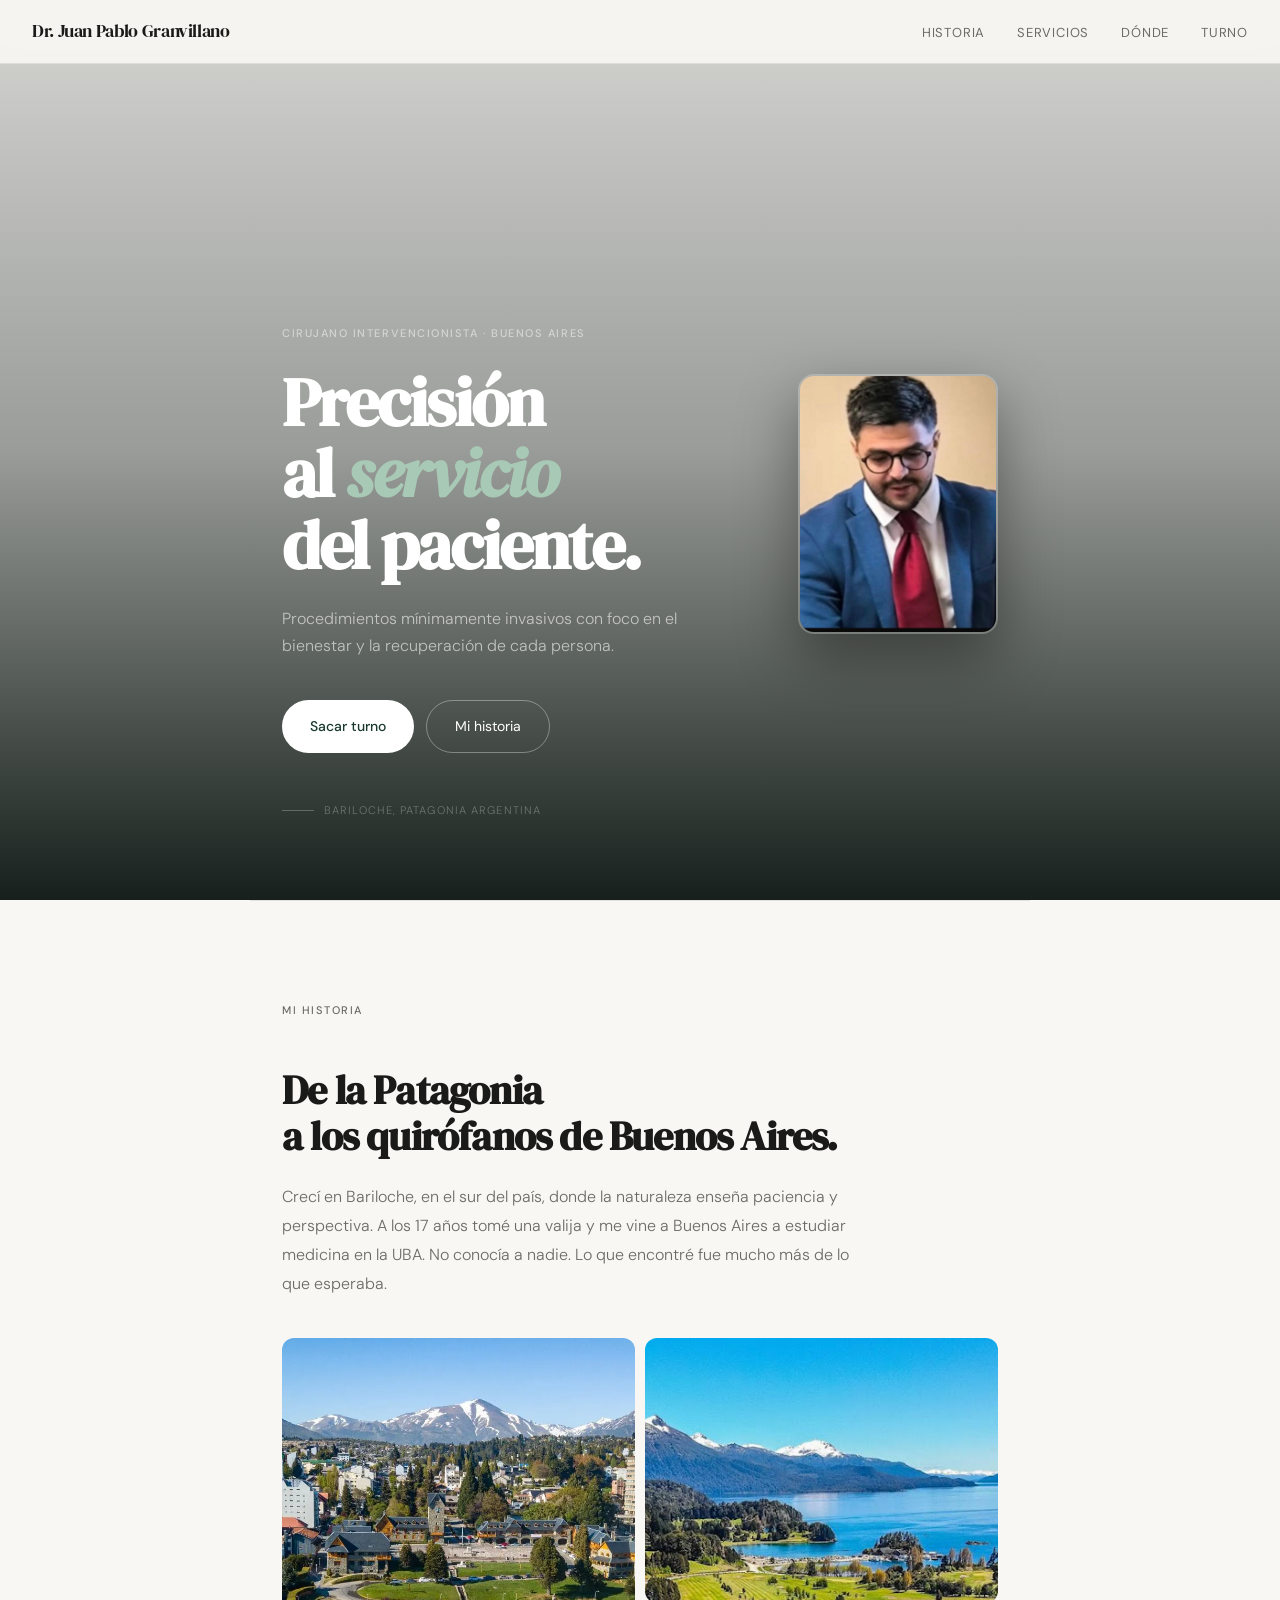
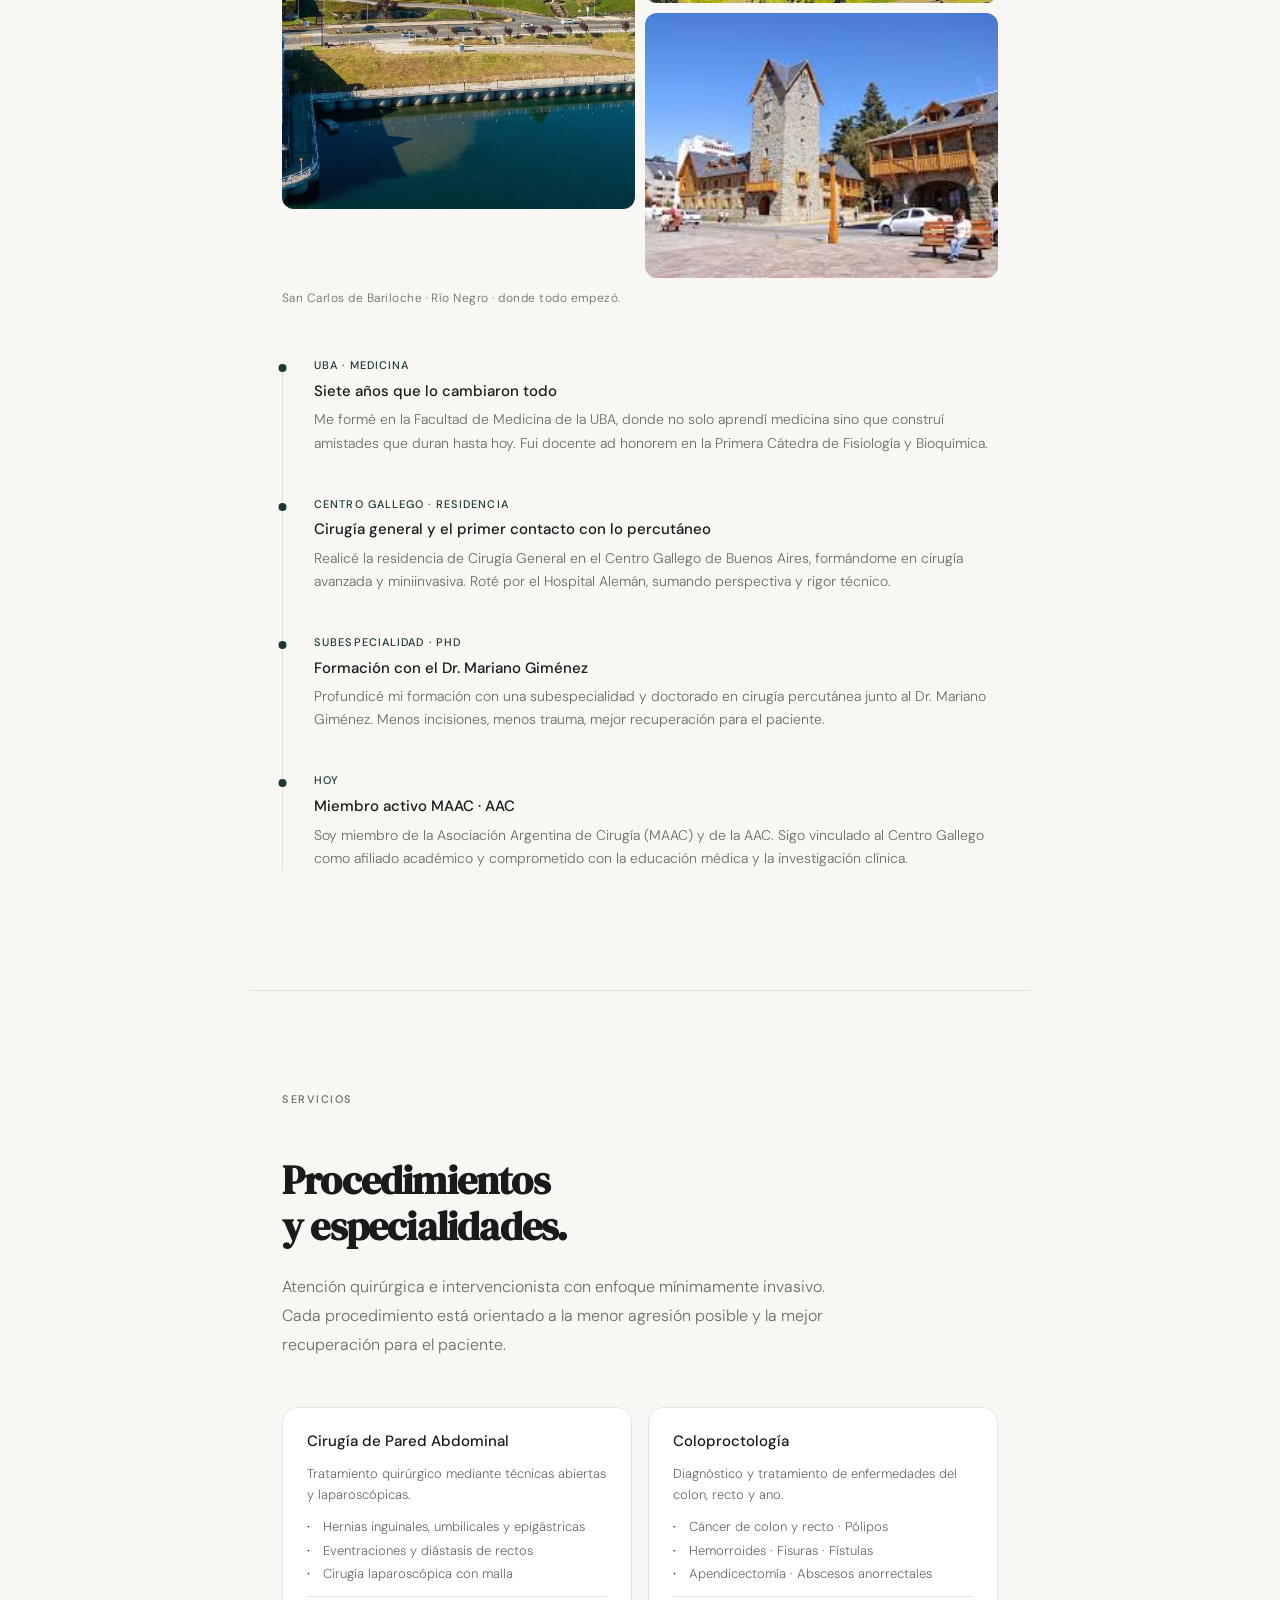
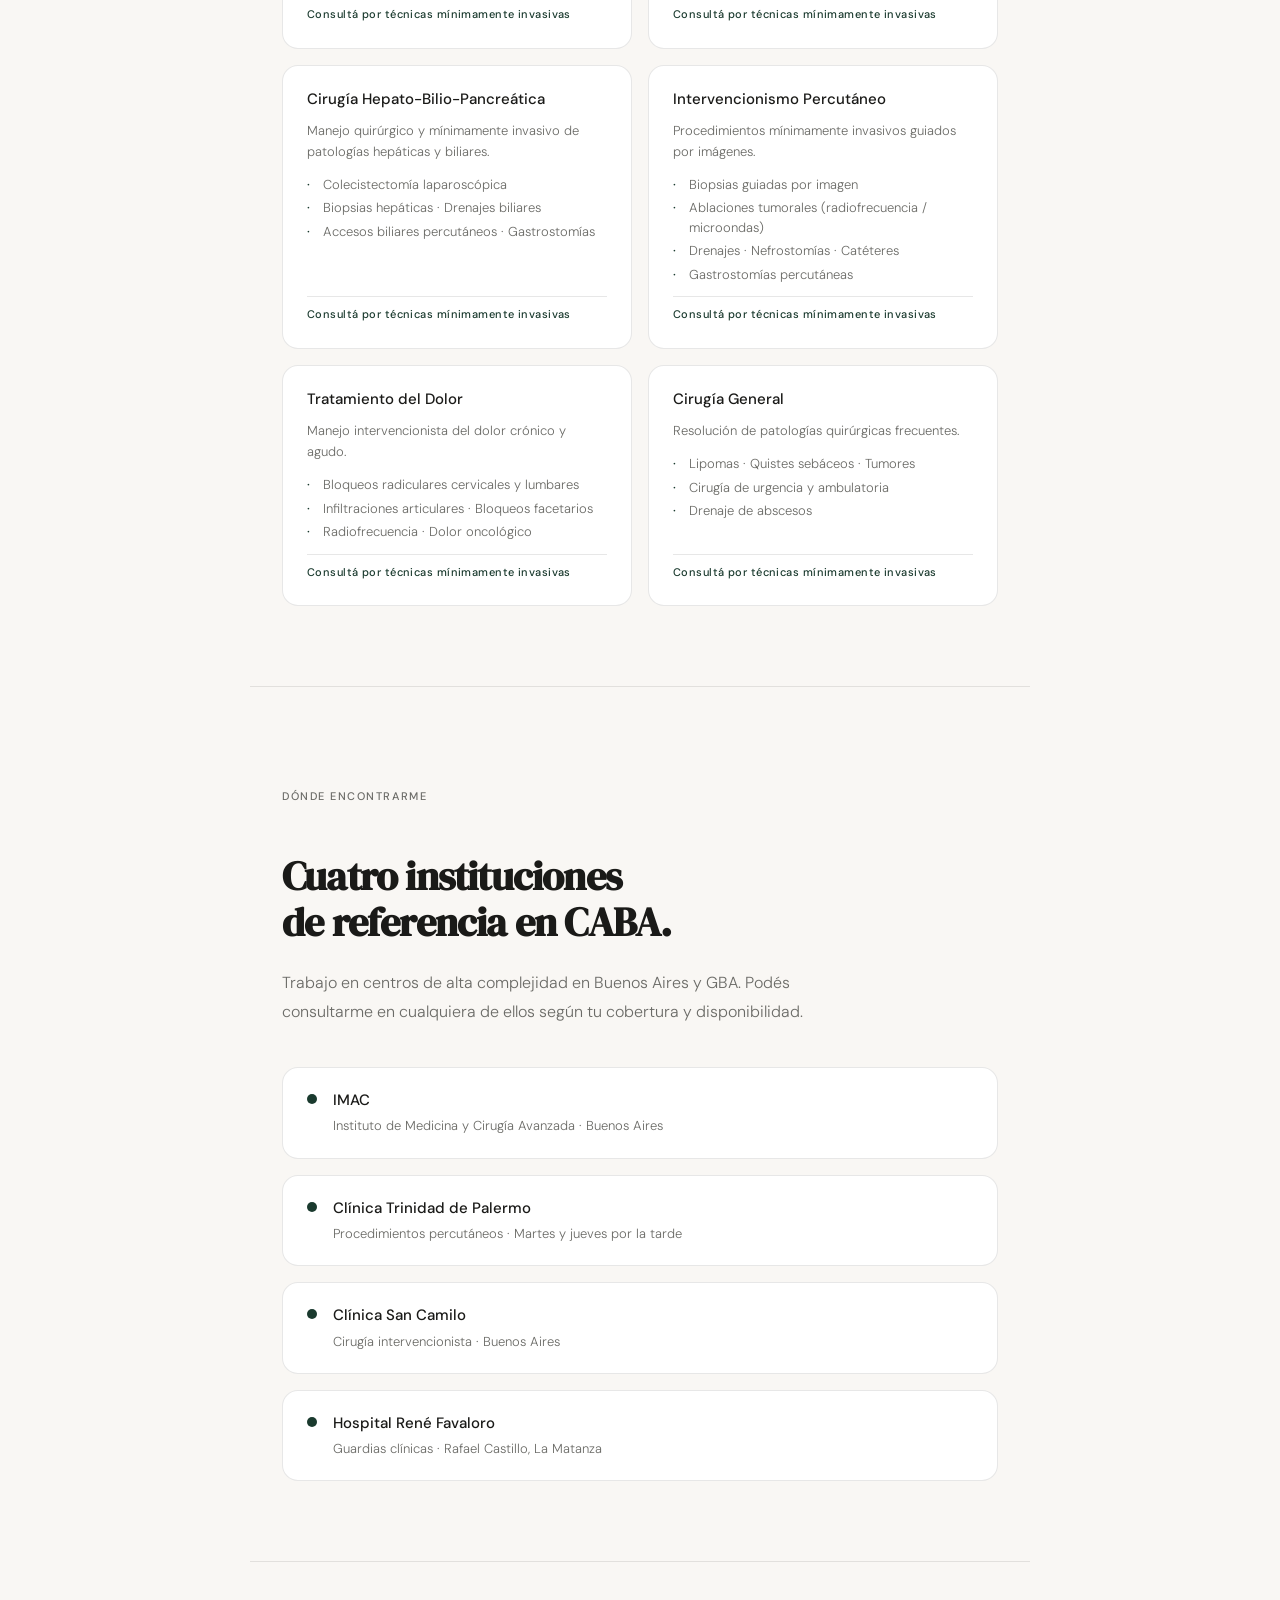
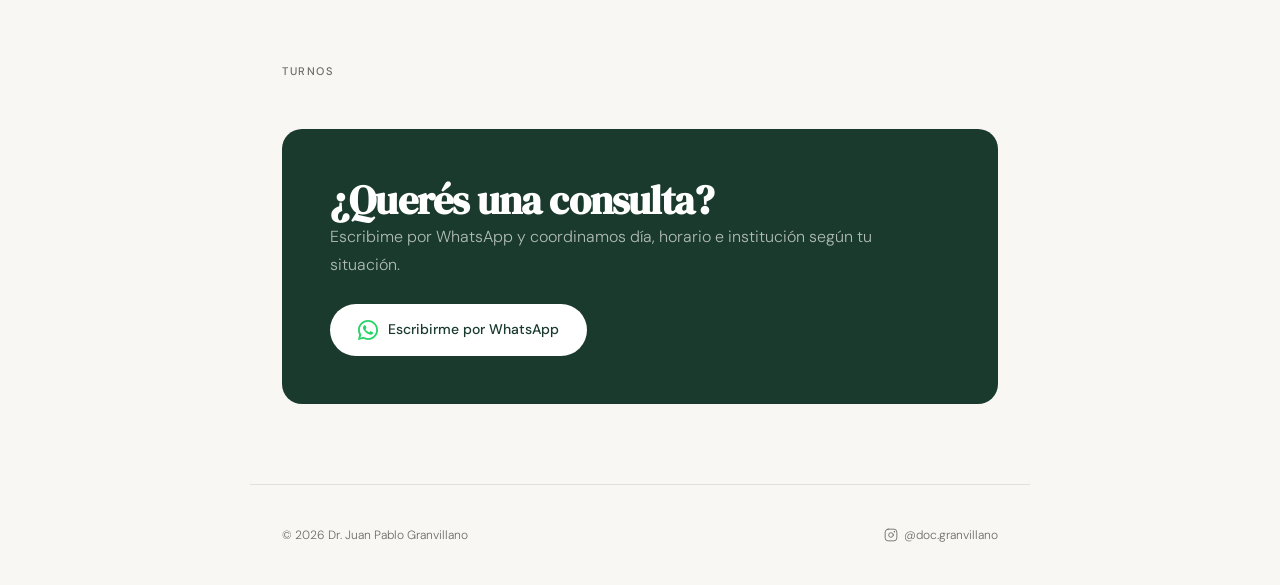
<file: index.html>
<!DOCTYPE html>
<html lang="es">
<head>
<meta charset="UTF-8">
<meta name="viewport" content="width=device-width, initial-scale=1.0">
<title>Dr. Juan Pablo Granvillano · Cirujano Intervencionista</title>
<link href="https://fonts.googleapis.com/css2?family=DM+Serif+Display:ital@0;1&family=DM+Sans:wght@300;400;500&display=swap" rel="stylesheet">
<link rel="stylesheet" href="styles.css">
</head>
<body>

<nav>
  <span class="nav-name">Dr. Juan Pablo Granvillano</span>
  <ul class="nav-links">
    <li><a href="#historia">Historia</a></li>
    <li><a href="#servicios">Servicios</a></li>
    <li><a href="#donde">Dónde</a></li>
    <li><a href="#turno">Turno</a></li>
  </ul>
</nav>

<div class="hero-wrapper">
  <div class="hero-bg"></div>
  <div class="hero-overlay"></div>
  <div class="hero-content">
    <div class="hero-text fade-in">
      <p class="hero-eyebrow">Cirujano Intervencionista · Buenos Aires</p>
      <h1 class="hero-title">Precisión<br>al <em>servicio</em><br>del paciente.</h1>
      <p class="hero-sub">Procedimientos mínimamente invasivos con foco en el bienestar y la recuperación de cada persona.</p>
      <div class="hero-btns">
        <a href="#turno" class="btn">Sacar turno</a>
        <a href="#historia" class="btn btn-ghost">Mi historia</a>
      </div>
      <div class="hero-scroll"><div class="scroll-line"></div>Bariloche, Patagonia Argentina</div>
    </div>
    <div class="hero-photo-wrap fade-in">
      <img src="images/perfil.jpeg" alt="Dr. Juan Pablo Granvillano">
    </div>
  </div>
</div>

<div class="divider"></div>

<section id="historia">
  <p class="section-label">Mi historia</p>
  <h2 class="section-title">De la Patagonia<br>a los quirófanos de Buenos Aires.</h2>
  <p class="section-body">Crecí en Bariloche, en el sur del país, donde la naturaleza enseña paciencia y perspectiva. A los 17 años tomé una valija y me vine a Buenos Aires a estudiar medicina en la UBA. No conocía a nadie. Lo que encontré fue mucho más de lo que esperaba.</p>
  <div class="bari-gallery">
    <div class="bari-img tall"><img src="images/bari4.webp" alt="Cerro Catedral" loading="lazy"></div>
    <div class="bari-img"><img src="images/bari5.jpg" alt="Lago Nahuel Huapi" loading="lazy"></div>
    <div class="bari-img"><img src="images/bari6.jpg" alt="Bariloche invierno" loading="lazy"></div>
  </div>
  <p class="bari-caption">San Carlos de Bariloche · Río Negro · donde todo empezó.</p>
  <div class="timeline">
    <div class="timeline-item">
      <div class="timeline-year">UBA · Medicina</div>
      <div class="timeline-title">Siete años que lo cambiaron todo</div>
      <div class="timeline-desc">Me formé en la Facultad de Medicina de la UBA, donde no solo aprendí medicina sino que construí amistades que duran hasta hoy. Fui docente ad honorem en la Primera Cátedra de Fisiología y Bioquímica.</div>
    </div>
    <div class="timeline-item">
      <div class="timeline-year">Centro Gallego · Residencia</div>
      <div class="timeline-title">Cirugía general y el primer contacto con lo percutáneo</div>
      <div class="timeline-desc">Realicé la residencia de Cirugía General en el Centro Gallego de Buenos Aires, formándome en cirugía avanzada y miniinvasiva. Roté por el Hospital Alemán, sumando perspectiva y rigor técnico.</div>
    </div>
    <div class="timeline-item">
      <div class="timeline-year">Subespecialidad · PhD</div>
      <div class="timeline-title">Formación con el Dr. Mariano Giménez</div>
      <div class="timeline-desc">Profundicé mi formación con una subespecialidad y doctorado en cirugía percutánea junto al Dr. Mariano Giménez. Menos incisiones, menos trauma, mejor recuperación para el paciente.</div>
    </div>
    <div class="timeline-item">
      <div class="timeline-year">Hoy</div>
      <div class="timeline-title">Miembro activo MAAC · AAC</div>
      <div class="timeline-desc">Soy miembro de la Asociación Argentina de Cirugía (MAAC) y de la AAC. Sigo vinculado al Centro Gallego como afiliado académico y comprometido con la educación médica y la investigación clínica.</div>
    </div>
  </div>
</section>

<div class="divider"></div>

<section id="servicios">
  <p class="section-label">Servicios</p>
  <h2 class="section-title">Procedimientos<br>y especialidades.</h2>
  <p class="section-body">Atención quirúrgica e intervencionista con enfoque mínimamente invasivo. Cada procedimiento está orientado a la menor agresión posible y la mejor recuperación para el paciente.</p>
  <div class="servicios-grid">
    <div class="servicio-card">
      <div class="servicio-header"><div class="servicio-nombre">Cirugía de Pared Abdominal</div></div>
      <p class="servicio-desc">Tratamiento quirúrgico mediante técnicas abiertas y laparoscópicas.</p>
      <ul class="servicio-lista">
        <li>Hernias inguinales, umbilicales y epigástricas</li>
        <li>Eventraciones y diástasis de rectos</li>
        <li>Cirugía laparoscópica con malla</li>
      </ul>
      <p class="servicio-tip">Consultá por técnicas mínimamente invasivas</p>
    </div>
    <div class="servicio-card">
      <div class="servicio-header"><div class="servicio-nombre">Coloproctología</div></div>
      <p class="servicio-desc">Diagnóstico y tratamiento de enfermedades del colon, recto y ano.</p>
      <ul class="servicio-lista">
        <li>Cáncer de colon y recto · Pólipos</li>
        <li>Hemorroides · Fisuras · Fístulas</li>
        <li>Apendicectomía · Abscesos anorrectales</li>
      </ul>
      <p class="servicio-tip">Consultá por técnicas mínimamente invasivas</p>
    </div>
    <div class="servicio-card">
      <div class="servicio-header"><div class="servicio-nombre">Cirugía Hepato-Bilio-Pancreática</div></div>
      <p class="servicio-desc">Manejo quirúrgico y mínimamente invasivo de patologías hepáticas y biliares.</p>
      <ul class="servicio-lista">
        <li>Colecistectomía laparoscópica</li>
        <li>Biopsias hepáticas · Drenajes biliares</li>
        <li>Accesos biliares percutáneos · Gastrostomías</li>
      </ul>
      <p class="servicio-tip">Consultá por técnicas mínimamente invasivas</p>
    </div>
    <div class="servicio-card">
      <div class="servicio-header"><div class="servicio-nombre">Intervencionismo Percutáneo</div></div>
      <p class="servicio-desc">Procedimientos mínimamente invasivos guiados por imágenes.</p>
      <ul class="servicio-lista">
        <li>Biopsias guiadas por imagen</li>
        <li>Ablaciones tumorales (radiofrecuencia / microondas)</li>
        <li>Drenajes · Nefrostomías · Catéteres</li>
        <li>Gastrostomías percutáneas</li>
      </ul>
      <p class="servicio-tip">Consultá por técnicas mínimamente invasivas</p>
    </div>
    <div class="servicio-card">
      <div class="servicio-header"><div class="servicio-nombre">Tratamiento del Dolor</div></div>
      <p class="servicio-desc">Manejo intervencionista del dolor crónico y agudo.</p>
      <ul class="servicio-lista">
        <li>Bloqueos radiculares cervicales y lumbares</li>
        <li>Infiltraciones articulares · Bloqueos facetarios</li>
        <li>Radiofrecuencia · Dolor oncológico</li>
      </ul>
      <p class="servicio-tip">Consultá por técnicas mínimamente invasivas</p>
    </div>
    <div class="servicio-card">
      <div class="servicio-header"><div class="servicio-nombre">Cirugía General</div></div>
      <p class="servicio-desc">Resolución de patologías quirúrgicas frecuentes.</p>
      <ul class="servicio-lista">
        <li>Lipomas · Quistes sebáceos · Tumores</li>
        <li>Cirugía de urgencia y ambulatoria</li>
        <li>Drenaje de abscesos</li>
      </ul>
      <p class="servicio-tip">Consultá por técnicas mínimamente invasivas</p>
    </div>
  </div>
</section>

<div class="divider"></div>

<section id="donde">
  <p class="section-label">Dónde encontrarme</p>
  <h2 class="section-title">Cuatro instituciones<br>de referencia en CABA.</h2>
  <p class="section-body">Trabajo en centros de alta complejidad en Buenos Aires y GBA. Podés consultarme en cualquiera de ellos según tu cobertura y disponibilidad.</p>
  <div class="lugares-list">
    <a class="lugar-item" href="https://www.google.com/maps/search/?api=1&query=Instituto+de+Medicina+y+Cirug%C3%ADa+Avanzada+Buenos+Aires" target="_blank" rel="noopener noreferrer"><div class="lugar-dot"></div><div><div class="lugar-name">IMAC</div><div class="lugar-detail">Instituto de Medicina y Cirugía Avanzada · Buenos Aires</div></div></a>
    <a class="lugar-item" href="https://www.google.com/maps/search/?api=1&query=Cl%C3%ADnica+Trinidad+Palermo+Buenos+Aires" target="_blank" rel="noopener noreferrer"><div class="lugar-dot"></div><div><div class="lugar-name">Clínica Trinidad de Palermo</div><div class="lugar-detail">Procedimientos percutáneos · Martes y jueves por la tarde</div></div></a>
    <a class="lugar-item" href="https://www.google.com/maps/search/?api=1&query=Cl%C3%ADnica+San+Camilo+Buenos+Aires" target="_blank" rel="noopener noreferrer"><div class="lugar-dot"></div><div><div class="lugar-name">Clínica San Camilo</div><div class="lugar-detail">Cirugía intervencionista · Buenos Aires</div></div></a>
    <a class="lugar-item" href="https://www.google.com/maps/search/?api=1&query=Hospital+Ren%C3%A9+Favaloro+Rafael+Castillo+Buenos+Aires" target="_blank" rel="noopener noreferrer"><div class="lugar-dot"></div><div><div class="lugar-name">Hospital René Favaloro</div><div class="lugar-detail">Guardias clínicas · Rafael Castillo, La Matanza</div></div></a>
  </div>
</section>

<div class="divider"></div>

<section id="turno">
  <p class="section-label">Turnos</p>
  <div class="turno-box">
    <div>
      <h2 class="section-title">¿Querés una consulta?</h2>
      <p class="section-body">Escribime por WhatsApp y coordinamos día, horario e institución según tu situación.</p>
    </div>
    <a id="whatsapp-btn" href="https://wa.me/5491178268353?text=Hola%20Dr.%20Granvillano%2C%20quisiera%20sacar%20un%20turno." class="btn-wa">
      <svg width="20" height="20" viewBox="0 0 24 24" fill="#25D366"><path d="M17.472 14.382c-.297-.149-1.758-.867-2.03-.967-.273-.099-.471-.148-.67.15-.197.297-.767.966-.94 1.164-.173.199-.347.223-.644.075-.297-.15-1.255-.463-2.39-1.475-.883-.788-1.48-1.761-1.653-2.059-.173-.297-.018-.458.13-.606.134-.133.298-.347.446-.52.149-.174.198-.298.298-.497.099-.198.05-.371-.025-.52-.075-.149-.669-1.612-.916-2.207-.242-.579-.487-.5-.669-.51-.173-.008-.371-.01-.57-.01-.198 0-.52.074-.792.372-.272.297-1.04 1.016-1.04 2.479 0 1.462 1.065 2.875 1.213 3.074.149.198 2.096 3.2 5.077 4.487.709.306 1.262.489 1.694.625.712.227 1.36.195 1.871.118.571-.085 1.758-.719 2.006-1.413.248-.694.248-1.289.173-1.413-.074-.124-.272-.198-.57-.347z"/><path d="M12 0C5.373 0 0 5.373 0 12c0 2.025.507 3.934 1.395 5.605L0 24l6.562-1.378A11.945 11.945 0 0 0 12 24c6.627 0 12-5.373 12-12S18.627 0 12 0zm0 21.818a9.797 9.797 0 0 1-5.001-1.371l-.358-.214-3.718.978.993-3.628-.234-.373A9.797 9.797 0 0 1 2.182 12C2.182 6.57 6.57 2.182 12 2.182c5.43 0 9.818 4.388 9.818 9.818 0 5.43-4.388 9.818-9.818 9.818z"/></svg>
      Escribirme por WhatsApp
    </a>
  </div>
</section>

<footer>
  <span>© 2026 Dr. Juan Pablo Granvillano</span>
  <a href="https://instagram.com/doc.granvillano" class="ig-link" target="_blank">
    <svg width="14" height="14" viewBox="0 0 24 24" fill="none" stroke="currentColor" stroke-width="1.5" stroke-linecap="round" stroke-linejoin="round"><rect x="2" y="2" width="20" height="20" rx="5"/><circle cx="12" cy="12" r="4"/><circle cx="17.5" cy="6.5" r="0.5" fill="currentColor"/></svg>
    @doc.granvillano
  </a>
</footer>

<script>
  const cards = document.querySelectorAll('.servicio-card');
  const whatsappBtn = document.getElementById('whatsapp-btn');
  let selectedService = '';

  cards.forEach(card => {
    card.style.cursor = 'pointer';
    card.addEventListener('click', () => {
      cards.forEach(c => c.classList.remove('selected'));
      card.classList.add('selected');
      const title = card.querySelector('.servicio-nombre')?.textContent.trim() || 'un servicio';
      selectedService = title;
      const message = `Hola Dr. Granvillano, quisiera sacar un turno para ${selectedService}.`;
      whatsappBtn.href = `https://wa.me/5491178268353?text=${encodeURIComponent(message)}`;
    });
  });
</script>
</file>
<file: styles.css>
*, *::before, *::after { box-sizing: border-box; margin: 0; padding: 0; }
  :root {
    --bg: #f9f7f4; --white: #ffffff; --text: #1a1a18; --muted: #6b6b67;
    --accent: #1a3a2e; --accent-light: #e8f0ec; --border: rgba(26,26,24,0.1);
    --serif: 'DM Serif Display', Georgia, serif; --sans: 'DM Sans', sans-serif;
  }

  @keyframes carousel-bg {
    0% { background-image: url('images/bari1.png'); }
    25% { background-image: url('images/bari2.png'); }
    50% { background-image: url('images/bari3.png'); }
    75% { background-image: url('images/quirofano2.webp'); }
    100% { background-image: url('images/bari1.png'); }
  }
  html { scroll-behavior: smooth; }
  body { background: var(--bg); color: var(--text); font-family: var(--sans); font-weight: 300; line-height: 1.7; font-size: 16px; -webkit-font-smoothing: antialiased; }

  nav {
    position: fixed; top: 0; left: 0; right: 0; z-index: 100;
    background: rgba(249,247,244,0.92); backdrop-filter: blur(8px);
    border-bottom: 0.5px solid var(--border);
    padding: 0 2rem; height: 64px;
    display: flex; align-items: center; justify-content: space-between;
  }
  .nav-name { font-family: var(--serif); font-size: 18px; color: var(--text); letter-spacing: -0.02em; }
  .nav-links { display: flex; gap: 2rem; list-style: none; }
  .nav-links a { font-size: 13px; font-weight: 400; color: var(--muted); text-decoration: none; letter-spacing: 0.06em; text-transform: uppercase; transition: color 0.2s; }
  .nav-links a:hover { color: var(--text); }

  .hero-wrapper { position: relative; min-height: 100vh; display: flex; align-items: flex-end; overflow: hidden; }
  .hero-bg {
    position: absolute; inset: 0;
    background-size: cover;
    background-position: center center;
    background-repeat: no-repeat;
    aspect-ratio: 16/9;
    filter: brightness(0.45);
    animation: carousel-bg 9s infinite;
    min-height: 100vh;
    width: 100%;
    height: 100%;
    transition: background-image 0.5s cubic-bezier(0.4,0,0.2,1);
  }
  .hero-overlay {
    position: absolute; inset: 0;
    background: linear-gradient(to top, rgba(10,20,16,0.95) 0%, rgba(10,20,16,0.4) 50%, rgba(10,20,16,0.15) 100%);
  }
  .hero-content {
    position: relative; z-index: 2;
    padding: 180px 2rem 80px;
    max-width: 780px; margin: 0 auto; width: 100%;
    display: grid; grid-template-columns: 1fr auto; gap: 3rem; align-items: start;
  }
  .hero-photo-wrap { flex-shrink: 0; width: 200px; height: 260px; border-radius: 16px; overflow: hidden; margin-top: 25%; border: 2px solid rgba(255,255,255,0.15); box-shadow: 0 24px 60px rgba(0,0,0,0.4); align-self: start; }
  .hero-eyebrow { font-size: 11px; font-weight: 500; letter-spacing: 0.14em; text-transform: uppercase; color: rgba(255,255,255,0.5); margin-bottom: 1.5rem; }
  .hero-title { font-family: var(--serif); font-size: clamp(42px, 7vw, 68px); line-height: 1.05; letter-spacing: -0.03em; color: #fff; margin-bottom: 1.5rem; }
  .hero-title em { font-style: italic; color: #a8c9b5; }
  .hero-sub { font-size: 16px; color: rgba(255,255,255,0.6); max-width: 420px; margin-bottom: 2.5rem; line-height: 1.7; }
  .hero-btns { display: flex; gap: 12px; flex-wrap: wrap; }
  .btn { display: inline-flex; align-items: center; gap: 8px; background: #fff; color: var(--accent); padding: 14px 28px; border-radius: 100px; text-decoration: none; font-size: 14px; font-weight: 500; transition: opacity 0.2s, transform 0.15s; }
  .btn:hover { opacity: 0.9; transform: translateY(-1px); }
  .btn-ghost { background: transparent; color: #fff; border: 0.5px solid rgba(255,255,255,0.35); font-weight: 400; }
  .btn-ghost:hover { background: rgba(255,255,255,0.1); }
  .hero-photo-wrap { flex-shrink: 0; width: 200px; height: 260px; border-radius: 16px; overflow: hidden; border: 2px solid rgba(255,255,255,0.15); box-shadow: 0 24px 60px rgba(0,0,0,0.4); }
  .hero-photo-wrap img { width: 100%; height: 100%; object-fit: cover; object-position: center top; }
  .hero-scroll { margin-top: 3rem; display: flex; align-items: center; gap: 10px; color: rgba(255,255,255,0.3); font-size: 11px; letter-spacing: 0.1em; text-transform: uppercase; }
  .scroll-line { width: 32px; height: 0.5px; background: rgba(255,255,255,0.25); }

  section { padding: 100px 2rem 80px; max-width: 780px; margin: 0 auto; }
  .divider { height: 0.5px; background: var(--border); max-width: 780px; margin: 0 auto; }
  .section-label { font-size: 11px; font-weight: 500; letter-spacing: 0.14em; text-transform: uppercase; color: var(--muted); margin-bottom: 3rem; }
  .section-title { font-family: var(--serif); font-size: clamp(28px, 4vw, 40px); line-height: 1.15; letter-spacing: -0.02em; margin-bottom: 1.5rem; }
  .section-body { font-size: 16px; color: var(--muted); line-height: 1.8; max-width: 580px; }

  .bari-gallery { margin-top: 2.5rem; display: grid; grid-template-columns: 1fr 1fr; gap: 10px; }
  .bari-img { border-radius: 12px; overflow: hidden; aspect-ratio: 4/3; background: #d0ddd6; }
  .bari-img img { width: 100%; height: 100%; object-fit: cover; display: block; }
  .bari-img.tall { aspect-ratio: 3/4; grid-row: span 2; }
  .bari-caption { font-size: 12px; color: var(--muted); margin-top: 10px; letter-spacing: 0.04em; }

  .timeline { margin-top: 3rem; position: relative; padding-left: 2rem; }
  .timeline::before { content: ''; position: absolute; left: 0; top: 8px; bottom: 0; width: 0.5px; background: var(--border); }
  .timeline-item { position: relative; margin-bottom: 2.5rem; }
  .timeline-item::before { content: ''; position: absolute; left: -2rem; top: 8px; width: 8px; height: 8px; border-radius: 50%; background: var(--accent); transform: translateX(-3.5px); }
  .timeline-year { font-size: 11px; font-weight: 500; letter-spacing: 0.1em; text-transform: uppercase; color: var(--accent); margin-bottom: 4px; }
  .timeline-title { font-weight: 500; font-size: 15px; color: var(--text); margin-bottom: 4px; }
  .timeline-desc { font-size: 14px; color: var(--muted); line-height: 1.65; }

  /* SERVICIOS */
  .servicios-grid { margin-top: 3rem; display: grid; grid-template-columns: 1fr 1fr; gap: 1rem; }
  .servicio-card { background: var(--white); border: 0.5px solid var(--border); border-radius: 16px; padding: 1.5rem; display: flex; flex-direction: column; gap: 0.75rem; transition: transform 0.2s, border-color 0.2s, background 0.2s; cursor: pointer; }
  .servicio-card:hover { background: rgba(168, 201, 181, 0.15); border-color: var(--accent); transform: translateY(-2px); }
  .servicio-card.selected { background: rgba(168, 201, 181, 0.2); border-color: var(--accent); }
  .servicio-card.destacado { background: var(--white); border-color: var(--border); }
  .servicio-header { display: flex; align-items: flex-start; gap: 0.75rem; }
  .servicio-nombre { font-weight: 500; font-size: 15px; color: var(--text); line-height: 1.3; }
  .servicio-desc { font-size: 13px; color: var(--muted); line-height: 1.6; }
  .servicio-lista { list-style: none; display: flex; flex-direction: column; gap: 4px; }
  .servicio-lista li { font-size: 13px; color: var(--muted); padding-left: 1rem; position: relative; line-height: 1.5; }
  .servicio-lista li::before { content: "·"; position: absolute; left: 0; color: var(--accent); font-weight: 500; }
  .servicio-tip { font-size: 11px; font-weight: 500; color: var(--accent); letter-spacing: 0.04em; margin-top: auto; padding-top: 0.5rem; border-top: 0.5px solid var(--border); }

  .lugares-list { margin-top: 2.5rem; display: flex; flex-direction: column; gap: 1rem; }
  .lugar-item { background: var(--white); border: 0.5px solid var(--border); border-radius: 16px; padding: 1.25rem 1.5rem; display: flex; align-items: flex-start; gap: 1rem; text-decoration: none; color: inherit; transition: background 0.2s, border-color 0.2s, transform 0.2s; }
  .lugar-item:hover { background: rgba(168, 201, 181, 0.08); border-color: var(--accent); transform: translateY(-1px); }
  .lugar-dot { width: 10px; height: 10px; border-radius: 50%; background: var(--accent); margin-top: 6px; flex-shrink: 0; }
  .lugar-name { font-weight: 500; font-size: 15px; margin-bottom: 2px; }
  .lugar-detail { font-size: 13px; color: var(--muted); }

  .turno-box { background: var(--accent); border-radius: 20px; padding: 3rem; margin-top: 2.5rem; display: flex; flex-direction: column; align-items: flex-start; gap: 1.5rem; }
  .turno-box .section-title { color: #fff; margin-bottom: 0; }
  .turno-box .section-body { color: rgba(255,255,255,0.65); }
  .btn-wa { display: inline-flex; align-items: center; gap: 10px; background: #fff; color: var(--accent); padding: 14px 28px; border-radius: 100px; text-decoration: none; font-size: 14px; font-weight: 500; transition: opacity 0.2s, transform 0.15s; }
  .btn-wa:hover { opacity: 0.9; transform: translateY(-1px); }

  footer { border-top: 0.5px solid var(--border); padding: 2.5rem 2rem; max-width: 780px; margin: 0 auto; display: flex; justify-content: space-between; align-items: center; font-size: 12px; color: var(--muted); }
  .ig-link { display: inline-flex; align-items: center; gap: 6px; color: var(--muted); text-decoration: none; font-size: 12px; transition: color 0.2s; }
  .ig-link:hover { color: var(--text); }

  .fade-in { opacity: 0; transform: translateY(18px); animation: fadeUp 0.8s ease forwards; }
  .fade-in:nth-child(1) { animation-delay: 0.1s; }
  .fade-in:nth-child(2) { animation-delay: 0.25s; }
  @keyframes fadeUp { to { opacity: 1; transform: translateY(0); } }

  @media (max-width: 640px) {
    nav { padding: 0 1.25rem; }
    .nav-links { gap: 1rem; }
    .nav-links a { font-size: 11px; }
    section { padding: 80px 1.25rem 60px; }
    .hero-content { display: flex; flex-wrap: wrap; align-items: flex-start; justify-content: space-between; gap: 1.5rem; }
    .hero-text { flex: 1 1 0; min-width: 0; }
    .hero-photo-wrap { display: block; width: 130px; height: 180px; align-self: flex-start; margin-top: 25%; }
    .servicios-grid { grid-template-columns: 1fr; }
    .turno-box { padding: 2rem; }
    footer { flex-direction: column; gap: 1rem; text-align: center; }
  }
</file>
